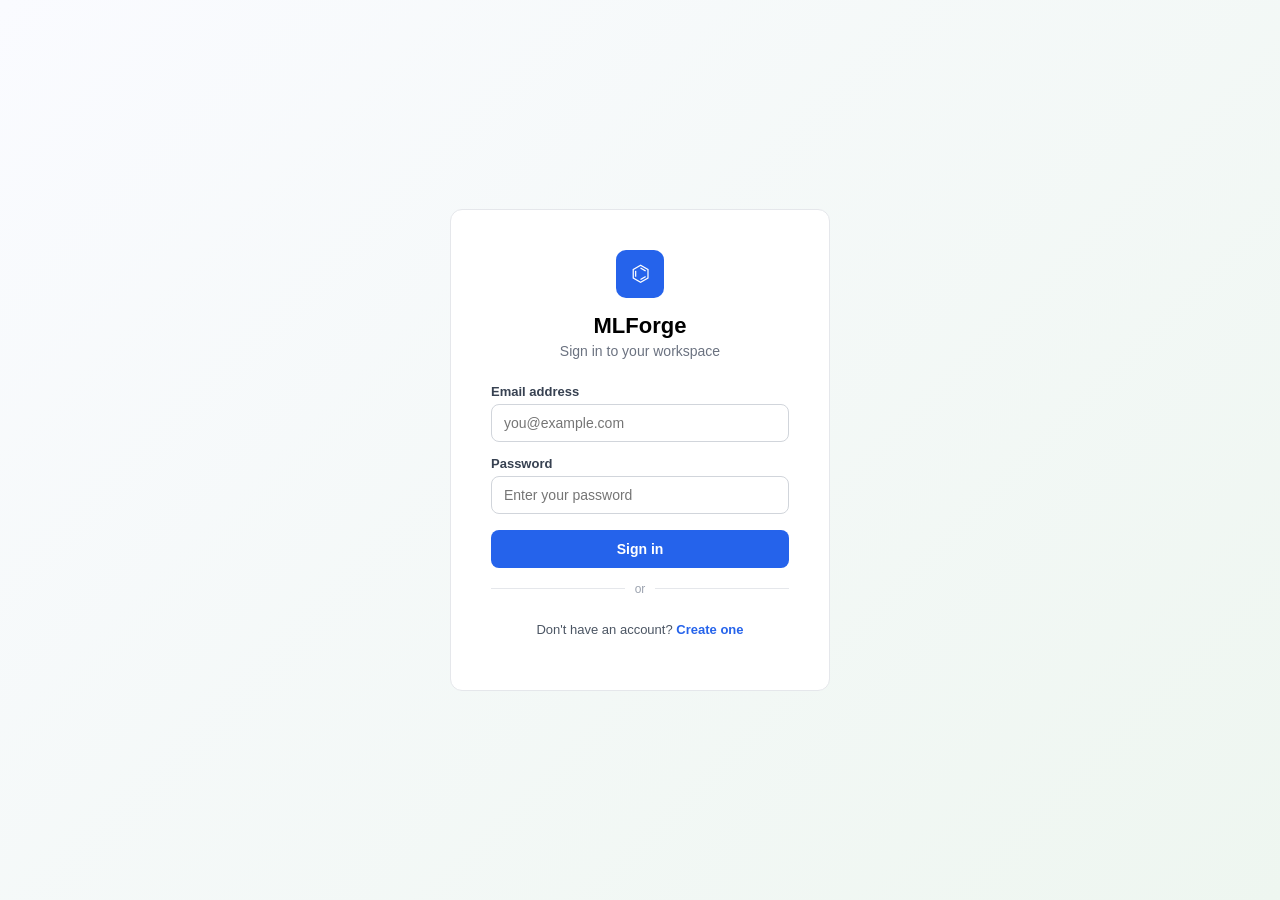
<file: frontend/index.html>
<!DOCTYPE html>
<html lang="en">
<head>
    <meta charset="UTF-8">
    <title>MLForge — Sign In</title>
    <link rel="stylesheet" href="css/style.css">
</head>
<body class="auth-body">
    <div class="auth-box">
        <div class="logo-badge">⌬</div>
        <h1>MLForge</h1>
        <p class="subtitle">Sign in to your workspace</p>

        <form id="loginForm">
            <label>Email address</label>
            <input type="email" id="email" placeholder="you@example.com" required>

            <label>Password</label>
            <input type="password" id="password" placeholder="Enter your password" required>

            <p id="errorMsg" class="error-box"></p>

            <button type="submit">Sign in</button>
        </form>

        <div class="divider"><span>or</span></div>
        <p class="footer-text">Don't have an account? <a href="signup.html">Create one</a></p>
    </div>

    <script src="js/api.js"></script>
    <script src="js/auth.js"></script>
</body>
</html>
</file>
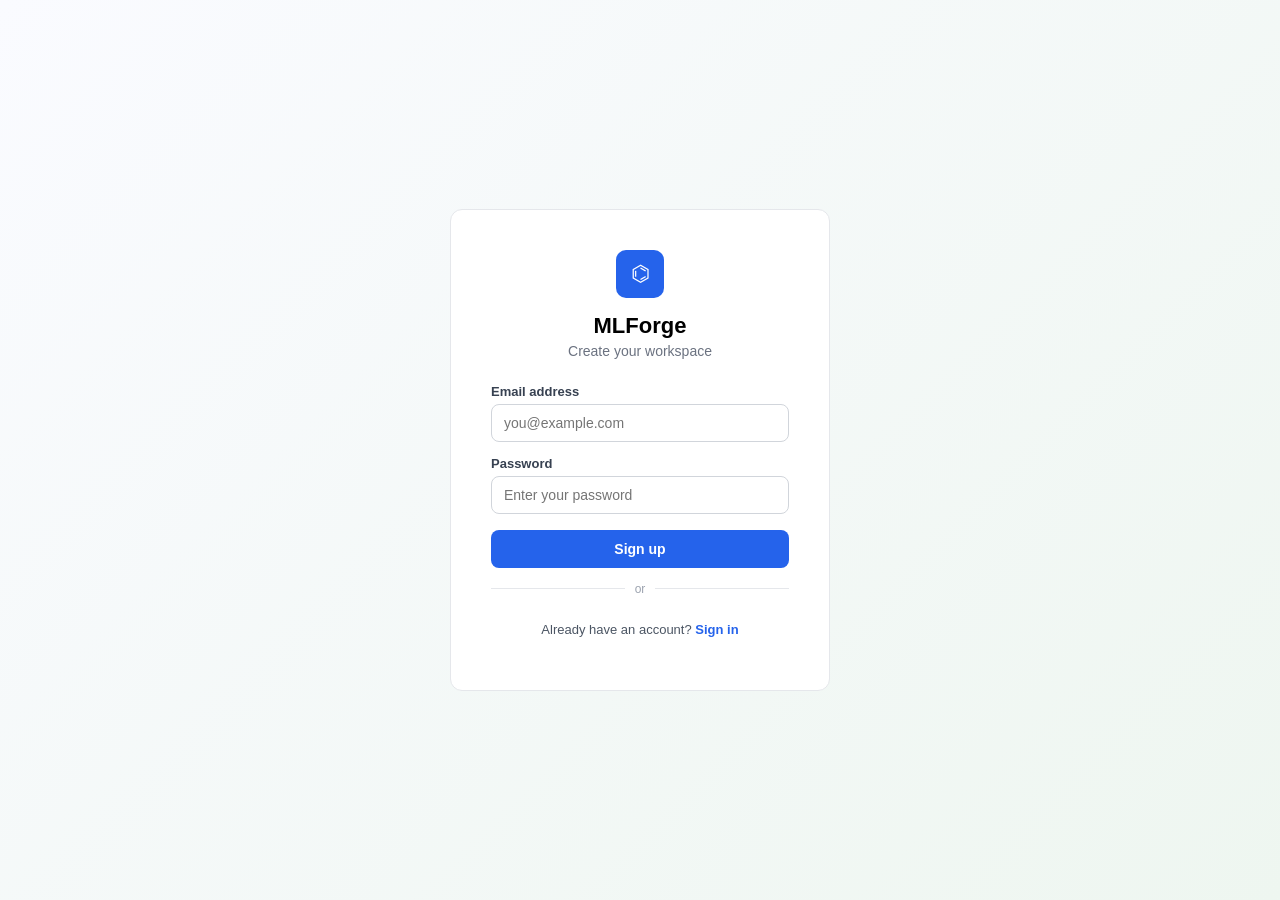
<file: frontend/signup.html>
<!DOCTYPE html>
<html lang="en">
<head>
    <meta charset="UTF-8">
    <title>MLForge — Create Account</title>
    <link rel="stylesheet" href="css/style.css">
</head>
<body class="auth-body">
    <div class="auth-box">
        <div class="logo-badge">⌬</div>
        <h1>MLForge</h1>
        <p class="subtitle">Create your workspace</p>

        <form id="signupForm">
            <label>Email address</label>
            <input type="email" id="email" placeholder="you@example.com" required>

            <label>Password</label>
            <input type="password" id="password" placeholder="Enter your password" required>

            <p id="errorMsg" class="error-box"></p>

            <button type="submit">Sign up</button>
        </form>

        <div class="divider"><span>or</span></div>
        <p class="footer-text">Already have an account? <a href="index.html">Sign in</a></p>
    </div>

    <script src="js/api.js"></script>
    <script src="js/auth.js"></script>
</body>
</html>
</file>
<file: frontend/css/style.css>
* { box-sizing: border-box; }

body {
    font-family: 'Segoe UI', -apple-system, sans-serif;
    margin: 0;
    background: #f7f8fa;
}

/* ===== AUTH PAGES ===== */
.auth-body {
    display: flex;
    justify-content: center;
    align-items: center;
    height: 100vh;
    background: linear-gradient(135deg, #fafbff, #eef6f0);
}

.auth-box {
    background: white;
    border: 1px solid #e5e7eb;
    border-radius: 12px;
    padding: 40px;
    width: 380px;
    text-align: center;
}

.logo-badge {
    width: 48px;
    height: 48px;
    background: #2563eb;
    color: white;
    border-radius: 10px;
    display: flex;
    align-items: center;
    justify-content: center;
    font-size: 22px;
    margin: 0 auto 15px;
}

.logo-badge.small {
    width: 32px;
    height: 32px;
    font-size: 16px;
    border-radius: 8px;
    margin: 0;
}

.auth-box h1 {
    margin: 0;
    font-size: 22px;
}

.subtitle {
    color: #6b7280;
    font-size: 14px;
    margin-top: 4px;
    margin-bottom: 25px;
}

.auth-box form {
    text-align: left;
}

.auth-box label {
    font-size: 13px;
    font-weight: 600;
    color: #374151;
    display: block;
    margin-bottom: 5px;
    margin-top: 14px;
}

.auth-box input, .card input, .card select {
    width: 100%;
    padding: 10px 12px;
    border: 1px solid #d1d5db;
    border-radius: 8px;
    font-size: 14px;
}

.auth-box button, .card button {
    width: 100%;
    padding: 11px;
    background: #2563eb;
    color: white;
    border: none;
    border-radius: 8px;
    font-size: 14px;
    font-weight: 600;
    cursor: pointer;
    margin-top: 16px;
}

.auth-box button:hover, .card button:hover {
    background: #1d4ed8;
}

.error-box {
    background: #fef2f2;
    color: #b91c1c;
    border: 1px solid #fecaca;
    border-radius: 6px;
    padding: 8px 10px;
    font-size: 13px;
    margin-top: 12px;
    display: none;
}

.error-box:not(:empty) {
    display: block;
}

.divider {
    text-align: center;
    border-top: 1px solid #e5e7eb;
    margin: 20px 0 15px;
    position: relative;
}

.divider span {
    background: white;
    padding: 0 10px;
    color: #9ca3af;
    font-size: 12px;
    position: relative;
    top: -10px;
}

.footer-text {
    font-size: 13px;
    color: #4b5563;
}

.footer-text a {
    color: #2563eb;
    font-weight: 600;
    text-decoration: none;
}

/* ===== DASHBOARD ===== */
.topbar {
    background: white;
    border-bottom: 1px solid #e5e7eb;
    padding: 14px 35px;
    display: flex;
    justify-content: space-between;
    align-items: center;
}

.topbar-left {
    display: flex;
    align-items: center;
    gap: 10px;
}

.topbar-title {
    font-weight: 700;
    font-size: 17px;
}

.topbar-right {
    display: flex;
    align-items: center;
    gap: 12px;
}

.workspace-pill {
    font-size: 13px;
    color: #4b5563;
}

.topbar-right button {
    background: none;
    border: 1px solid #d1d5db;
    padding: 7px 14px;
    border-radius: 6px;
    cursor: pointer;
    font-size: 13px;
}

.dashboard-main {
    max-width: 1100px;
    margin: 35px auto;
    padding: 0 30px;
}

.page-title {
    font-size: 26px;
    margin: 0;
}

.page-subtitle {
    color: #6b7280;
    margin: 6px 0 25px;
}

.grid-2col {
    display: grid;
    grid-template-columns: 1fr 1fr;
    gap: 22px;
}

.card {
    background: white;
    border: 1px solid #e5e7eb;
    border-radius: 12px;
    padding: 22px;
}

.card-header {
    display: flex;
    align-items: center;
    gap: 10px;
    margin-bottom: 8px;
}

.card-header h3 {
    margin: 0;
    font-size: 16px;
    flex: 1;
}

.icon-badge {
    width: 34px;
    height: 34px;
    border-radius: 8px;
    display: flex;
    align-items: center;
    justify-content: center;
    font-size: 16px;
}

.icon-badge.blue { background: #dbeafe; }
.icon-badge.orange { background: #fef3c7; }
.icon-badge.green { background: #d1fae5; }
.icon-badge.gray { background: #f3f4f6; }

.card-desc {
    font-size: 13px;
    color: #6b7280;
    margin: 0 0 15px;
}

.dropzone {
    display: flex;
    flex-direction: column;
    align-items: center;
    gap: 4px;
    border: 2px dashed #d1d5db;
    border-radius: 10px;
    padding: 35px 10px;
    cursor: pointer;
    color: #6b7280;
    font-size: 13px;
    margin-bottom: 14px;
}

.dropzone strong {
    color: #2563eb;
}

.dropzone-icon { font-size: 22px; }
.dropzone-hint { color: #9ca3af; font-size: 12px; }

.green-btn {
    background: #16a34a !important;
}
.green-btn:hover {
    background: #15803d !important;
}

.count-pill {
    font-size: 12px;
    color: #9ca3af;
}

.dataset-list {
    list-style: none;
    padding: 0;
    margin: 0;
    max-height: 260px;
    overflow-y: auto;
}

.dataset-list li {
    padding: 12px 10px;
    border-bottom: 1px solid #f3f4f6;
    font-size: 14px;
}

.dataset-list li:last-child { border-bottom: none; }

.dataset-name { font-weight: 600; }
.dataset-meta { font-size: 12px; color: #9ca3af; }

.empty-state {
    color: #9ca3af;
    text-align: center;
    padding: 30px 0 !important;
}

.empty-results {
    text-align: center;
    padding: 40px 10px;
    color: #9ca3af;
}

.empty-icon {
    font-size: 30px;
    display: block;
    margin-bottom: 8px;
}

#resultsCard {
    grid-column: 1 / -1;
}

#resultsTable {
    width: 100%;
    border-collapse: collapse;
    margin-top: 10px;
}

#resultsTable th {
    background: #f9fafb;
    font-size: 13px;
}

#resultsTable th, #resultsTable td {
    border: 1px solid #e5e7eb;
    padding: 10px;
    text-align: center;
    font-size: 14px;
}

.status-msg {
    font-size: 13px;
    margin-top: 8px;
}

@media (max-width: 800px) {
    .grid-2col { grid-template-columns: 1fr; }
}
</file>
